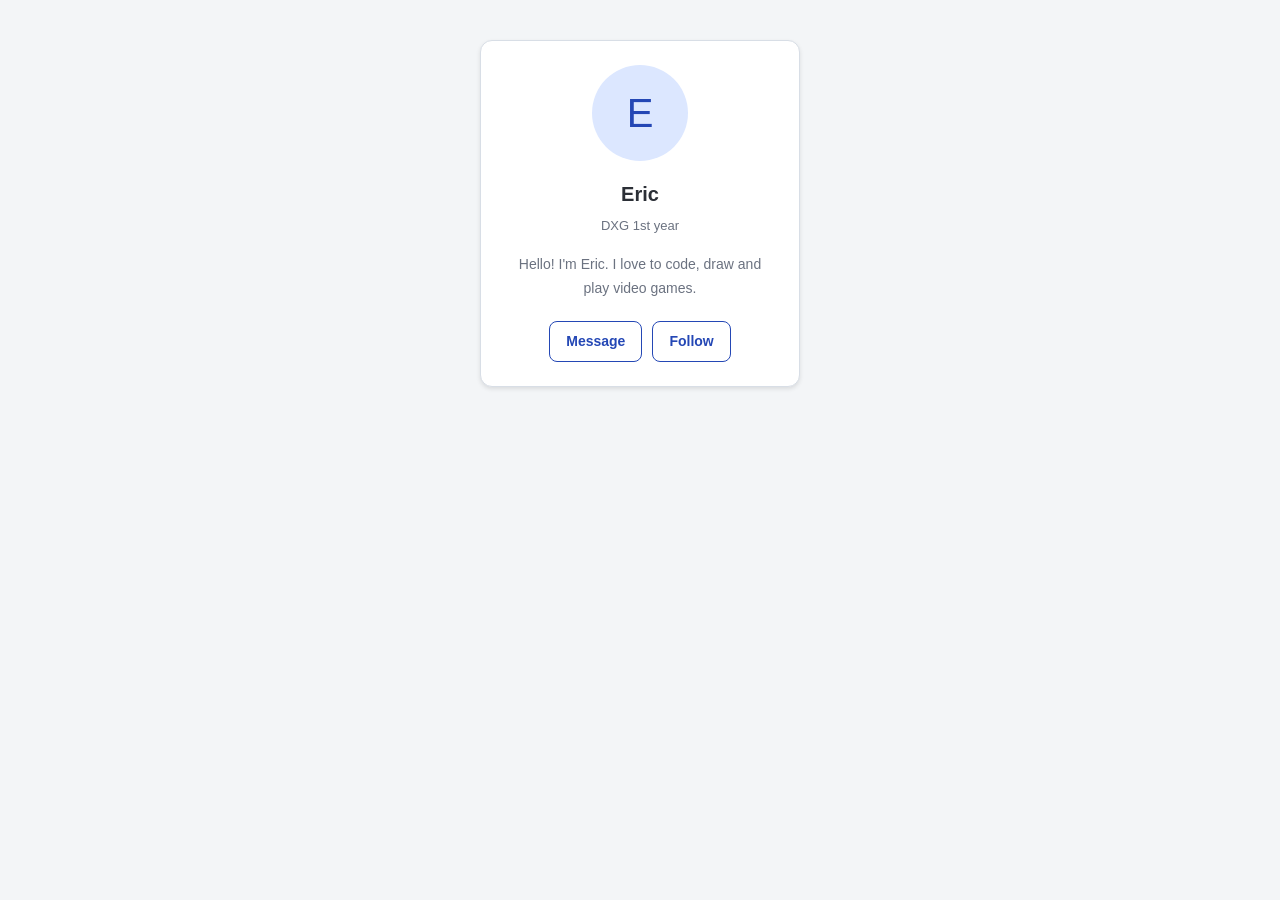
<file: 261002/index.html>
<!DOCTYPE html>
<html lang="en">
<head>
    <meta charset="UTF-8">
    <meta name="viewport" content="width=device-width, initial-scale=1.0">
    <title>Document</title>

    <link rel="stylesheet" href="/261002/style.css">
</head>
<body>
    <article class="profile">
        <p class="profile__icon">E</p>
        <h1 class="profile__name">Eric</h1>

        <p class="profile__year">DXG 1st year</p>
        <p class="profile__introduction">Hello! I'm Eric. I love to code, draw and play video games.</p>

        <div class="profile__footer">
            <a href="#" class="button">Message</a>

            <a href="#" class="button button--primary">Follow</a>
        </div>

    </article>
</body>
</html>
</file>
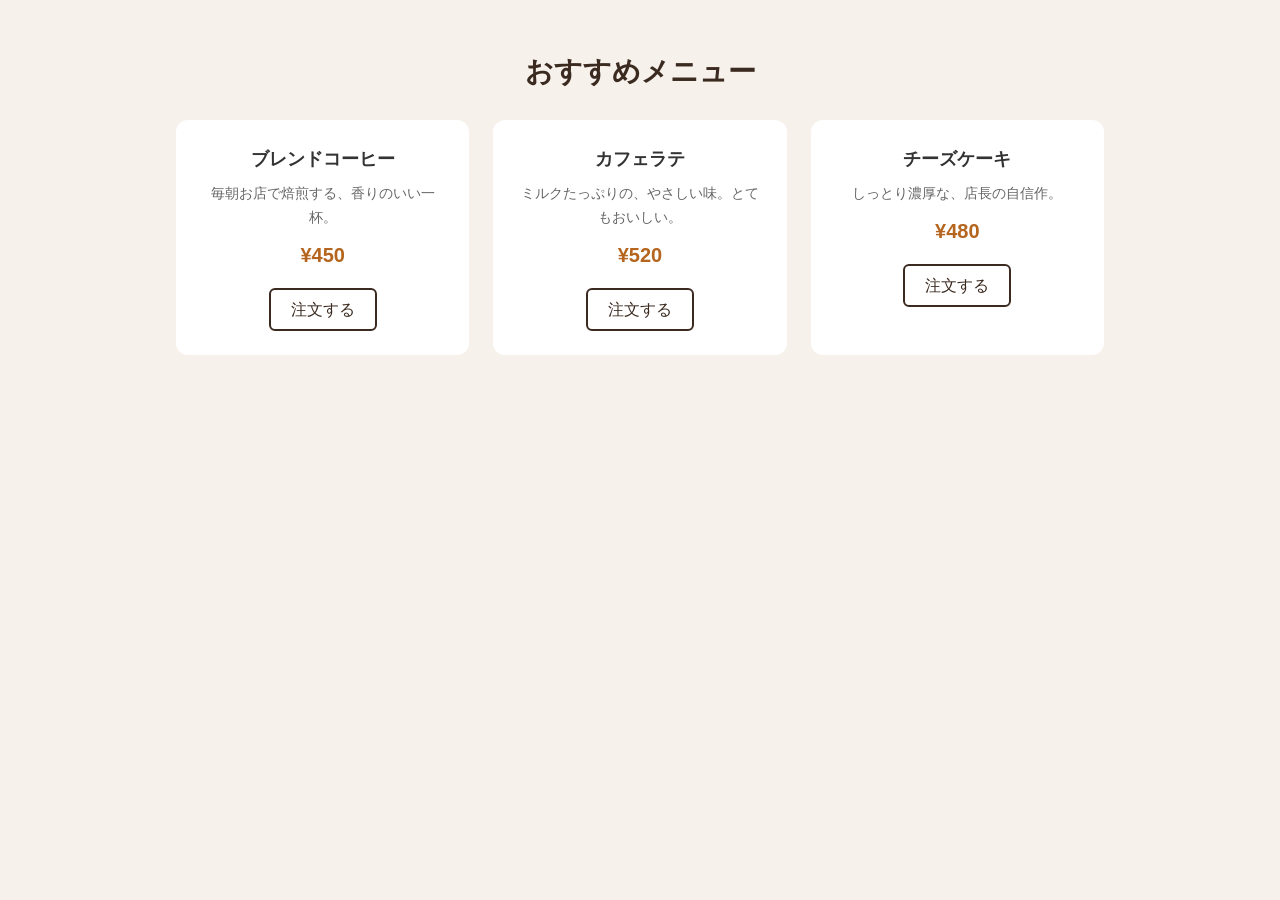
<file: 261009/index.html>
<!DOCTYPE html>
<html lang="ja">

<head>
    <meta charset="UTF-8">
    <meta name="viewport" content="width=device-width, initial-scale=1.0">
    <title>まちかどカフェ</title>
    <link rel="stylesheet" href="css/base.css">
    <link rel="stylesheet" href="css/header.css">
    <link rel="stylesheet" href="css/main.css">
    <link rel="stylesheet" href="css/footer.css">
</head>

<body>
    <!-- ===== A ヘッダー ここから ===== -->

    <!-- ===== A ヘッダー ここまで ===== -->

    <!-- ===== B メイン ここから ===== -->

    <main class="box">
        <h2 class="title">おすすめメニュー</h2>

        <ul class="list">
            <li class="item">
                <h3 class="name">ブレンドコーヒー</h3>
                <p class="text">毎朝お店で焙煎する、香りのいい一杯。</p>
                <p class="price">¥450</p>
                <a class="btn" href="#">注文する</a>
            </li>

            <li class="item">
                <h3 class="name">カフェラテ</h3>
                <p class="text">ミルクたっぷりの、やさしい味。とてもおいしい。</p>
                <p class="price">¥520</p>
                <a class="btn" href="#">注文する</a>
            </li>

            <li class="item">
                <h3 class="name">チーズケーキ</h3>
                <p class="text">しっとり濃厚な、店長の自信作。</p>
                <p class="price">¥480</p>
                <a class="btn" href="#">注文する</a>
            </li>
        </ul>
    </main>

    <!-- ===== B メイン ここまで ===== -->

    <!-- ===== C フッター ここから ===== -->
    
    <!-- ===== C フッター ここまで ===== -->
</body>

</html>
</file>
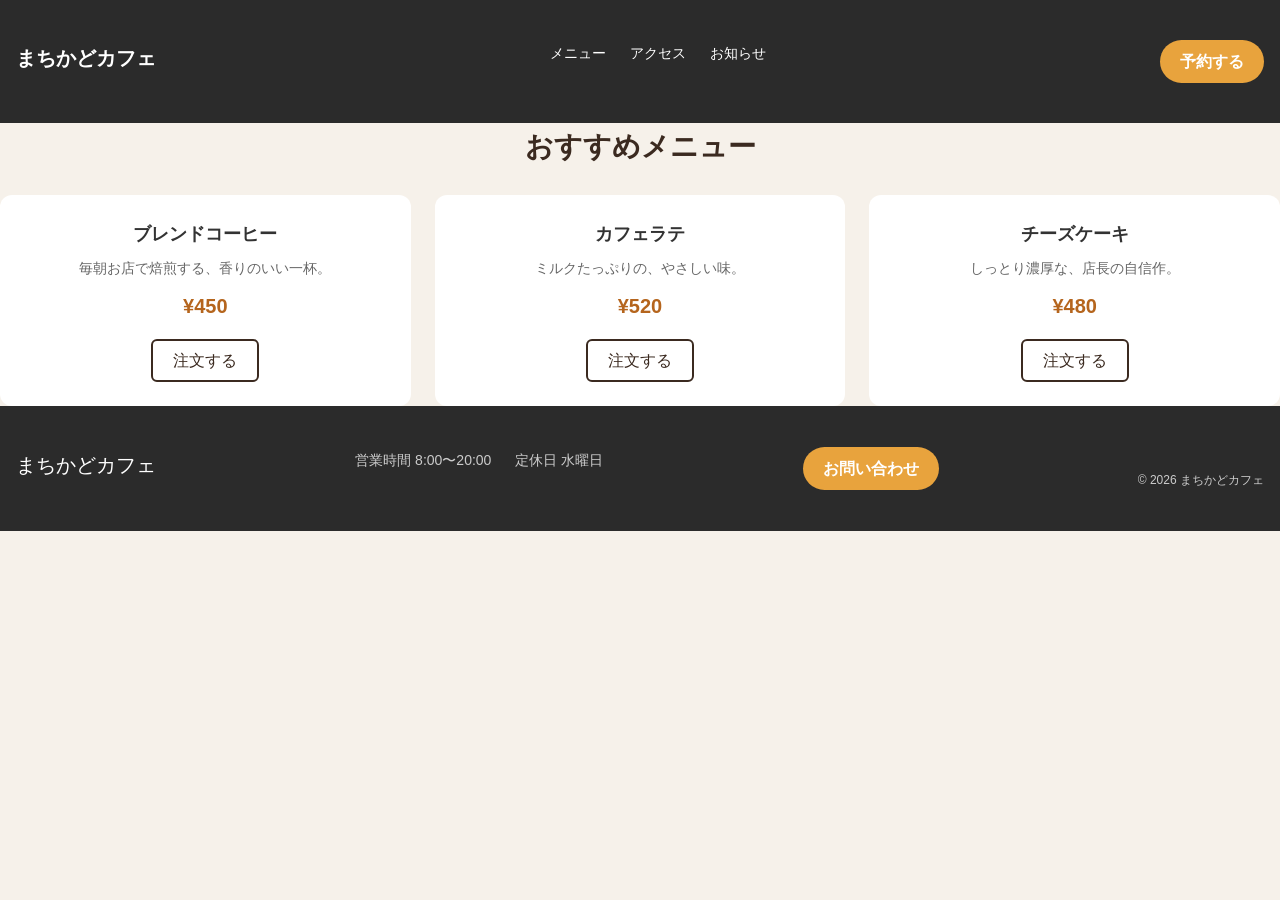
<file: 261016/index.html>
<!DOCTYPE html>
<html lang="ja">

<head>
    <meta charset="UTF-8">
    <meta name="viewport" content="width=device-width, initial-scale=1.0">
    <title>まちかどカフェ</title>
    <link rel="stylesheet" href="css/base.css">
    <link rel="stylesheet" href="css/header.css">
    <link rel="stylesheet" href="css/main.css">
    <link rel="stylesheet" href="css/footer.css">
</head>

<body>
    <!-- ===== A ヘッダー ここから ===== -->

    <header class="box">
        <h1 class="title">まちかどカフェ</h1>
        <ul class="list">
            <li><a class="link" href="#">メニュー</a></li>
            <li><a class="link" href="#">アクセス</a></li>
            <li><a class="link" href="#">お知らせ</a></li>
        </ul>
        <a class="btn" href="#">予約する</a>
    </header>

    <!-- ===== A ヘッダー ここまで ===== -->

    <!-- ===== B メイン ここから ===== -->

    <main class="menu">
        <h2 class="menu__title">おすすめメニュー</h2>

        <ul class="menu__list">
            <li class="menu__item">
                <h3 class="menu__name">ブレンドコーヒー</h3>
                <p class="menu__text">毎朝お店で焙煎する、香りのいい一杯。</p>
                <p class="menu__price">¥450</p>
                <a class="menu__btn" href="#">注文する</a>
            </li>

            <li class="menu__item">
                <h3 class="menu__name">カフェラテ</h3>
                <p class="menu__text">ミルクたっぷりの、やさしい味。</p>
                <p class="menu__price">¥520</p>
                <a class="menu__btn" href="#">注文する</a>
            </li>

            <li class="menu__item">
                <h3 class="menu__name">チーズケーキ</h3>
                <p class="menu__text">しっとり濃厚な、店長の自信作。</p>
                <p class="menu__price">¥480</p>
                <a class="menu__btn" href="#">注文する</a>
            </li>
        </ul>
    </main>

    <!-- ===== B メイン ここまで ===== -->

    <!-- ===== C フッター ここから ===== -->
    <footer class="box">
        <p class="title">まちかどカフェ</p>
        <ul class="list">
            <li>営業時間 8:00〜20:00</li>
            <li>定休日 水曜日</li>
        </ul>
        <a class="btn" href="#">お問い合わせ</a>
        <p class="text">© 2026 まちかどカフェ</p>
    </footer>
    <!-- ===== C フッター ここまで ===== -->
</body>

</html>
</file>
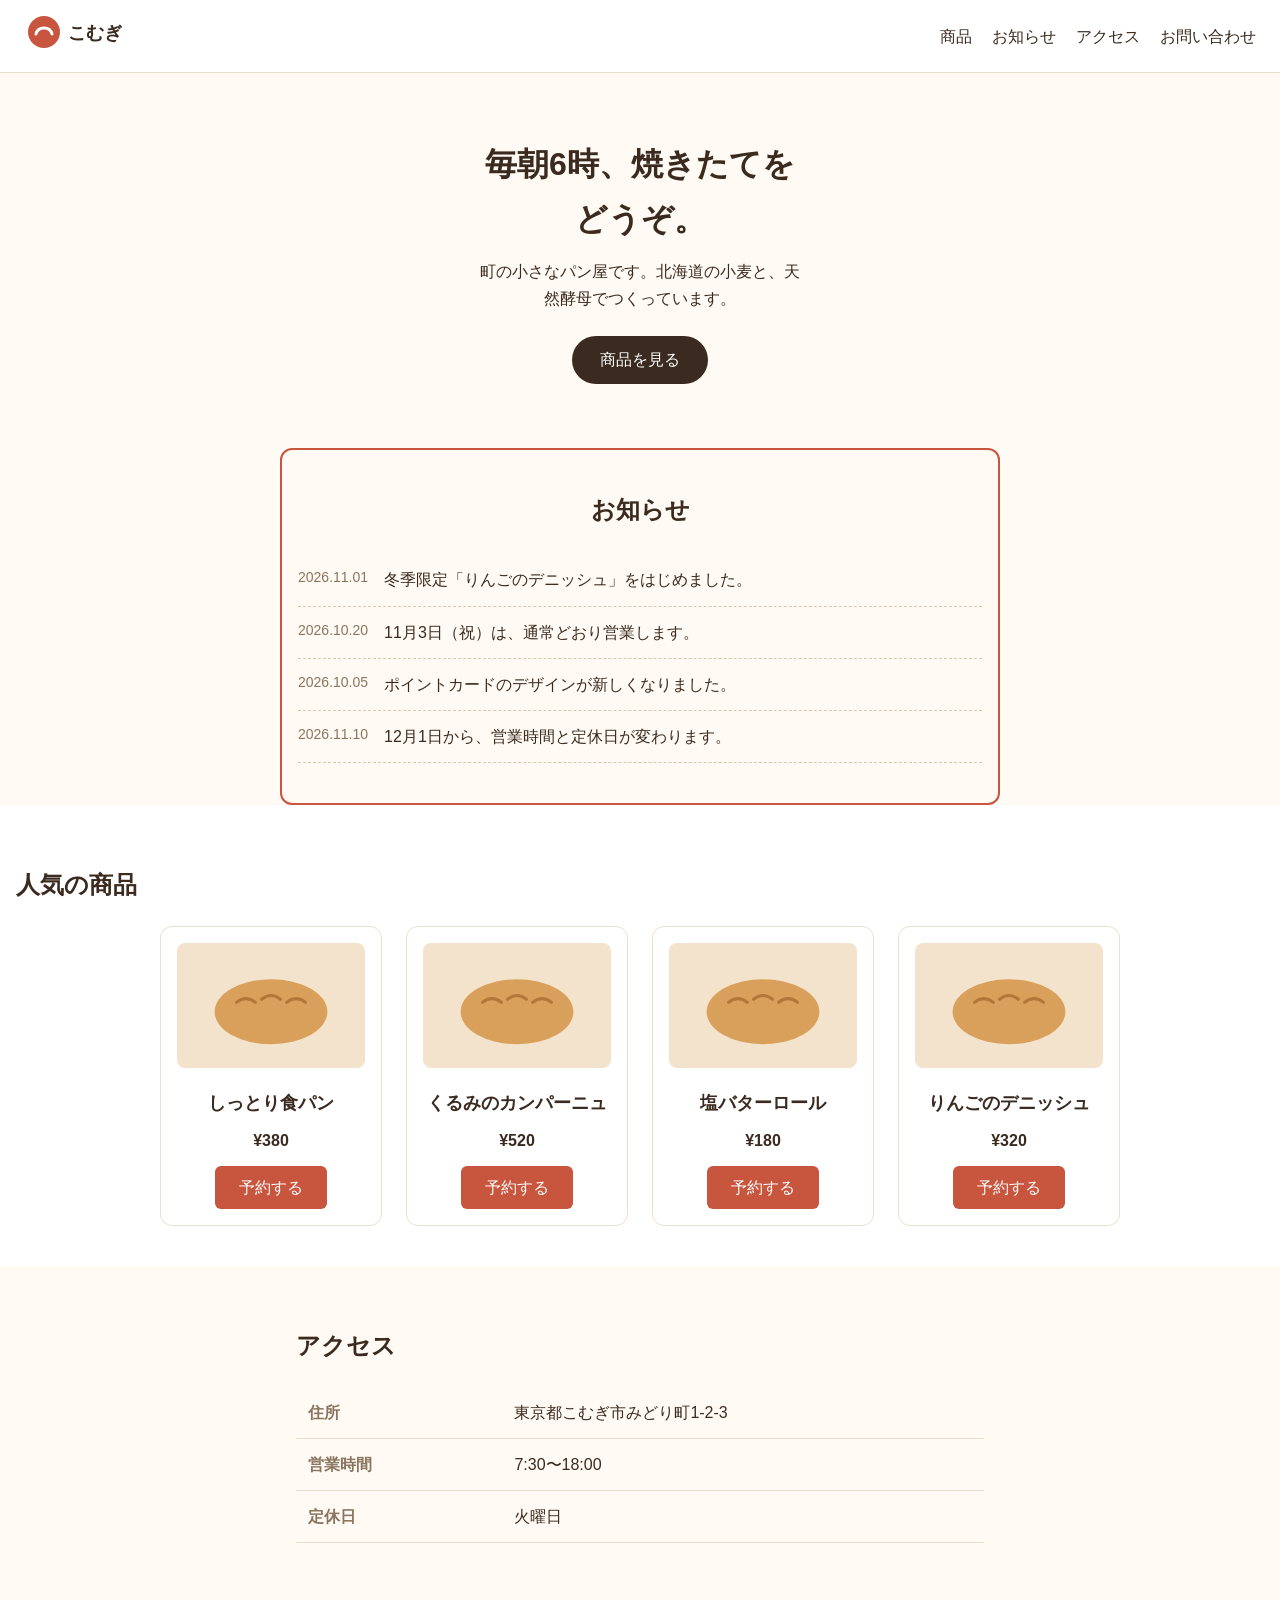
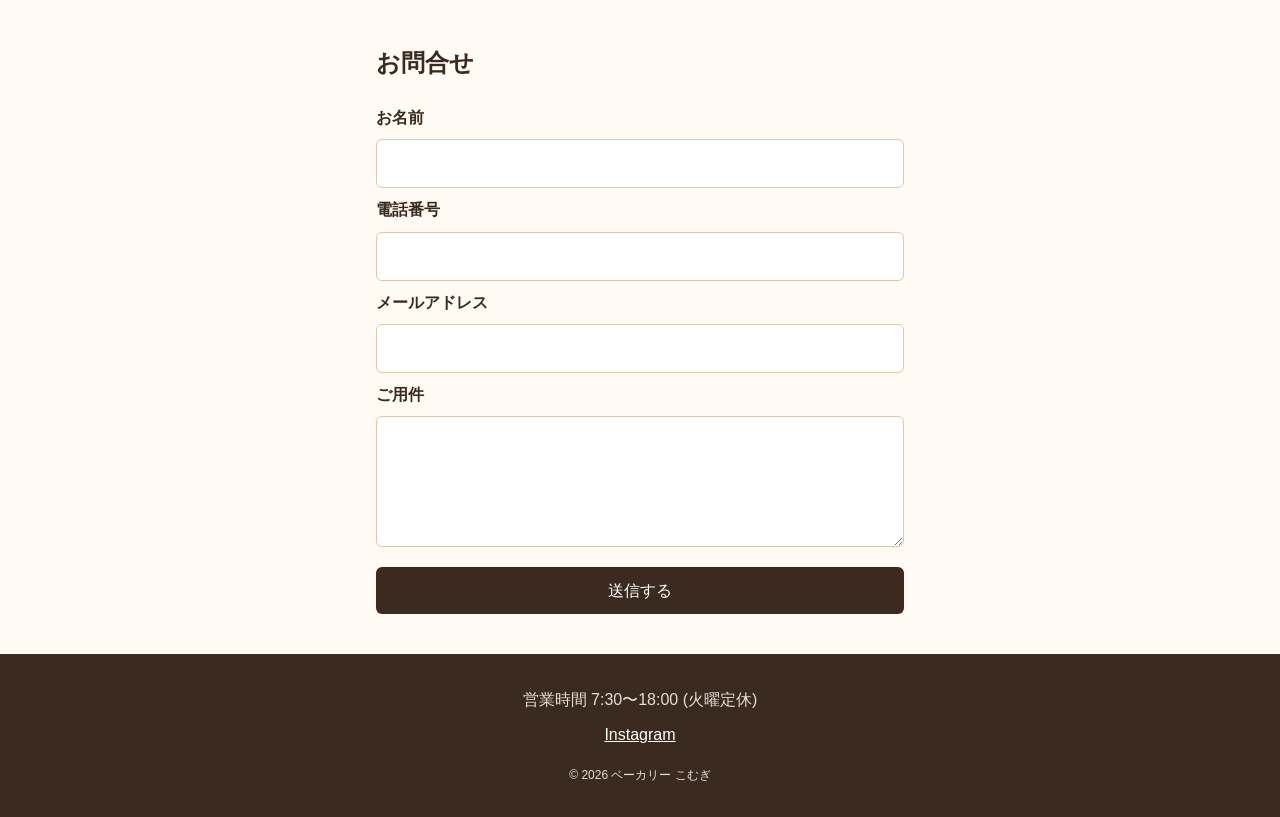
<file: 261106/index.html>
<!DOCTYPE html>
<html lang="ja">

<head>
    <meta charset="UTF-8">
    <meta name="viewport" content="width=device-width, initial-scale=1.0">
    <title>Document</title>
    <link rel="stylesheet" href="css/style.css">
</head>

<body>
    <header class="site-header">
        <a href="index.html">
            <img class="site-header__logo" src="img/logo.svg" alt="ベーカリー こむぎ">
        </a>
        <nav>
            <ul class="site-header__nav">
                <li><a class="site-header__link" href="#products">商品</a></li>
                <li><a class="site-header__link" href="#news">お知らせ</a></li>
                <li><a class="site-header__link" href="#access">アクセス</a></li>
                <li><a class="site-header__link" href="#contact">お問い合わせ</a></li>
            </ul>
        </nav>
    </header>

    <div class="hero">
        <h1 class="hero__title">毎朝6時、焼きたてをどうぞ。</h1>
        <p class="hero__text">町の小さなパン屋です。北海道の小麦と、天然酵母でつくっています。</p>
        <a class="hero__button" href="#products">商品を見る</a>
    </div>

    <section class="news" id="news">
        <h2 class="news__title">お知らせ</h2>
        <ul class="news__List">
            <li class="news__List__item"><span class="date">2026.11.01</span><span
                    class="text">冬季限定「りんごのデニッシュ」をはじめました。</span></li>
            <li class="news__List__item"><span class="date">2026.10.20</span><span
                    class="text">11月3日（祝）は、通常どおり営業します。</span></li>
            <li class="news__List__item"><span class="date">2026.10.05</span><span
                    class="text">ポイントカードのデザインが新しくなりました。</span></li>
            <li class="news__List__item"><span class="date">2026.11.10</span><span
                    class="text">12月1日から、営業時間と定休日が変わります。</span></li>
        </ul>
    </section>

    <section class="products" id="products">
        <h2 class="section-title">人気の商品</h2>
        <div class="products__list">
            <div class="product-card">
                <img class="product-card__image" src="img/bread.svg">
                <h3 class="product-card__name">しっとり食パン</h3>
                <p class="product-card__price">¥380</p>
                <a class="product-card__button" href="#contact">予約する</a>
            </div>
            <div class="product-card">
                <img class="product-card__image" src="img/bread.svg">
                <h3 class="product-card__name">くるみのカンパーニュ</h3>
                <p class="product-card__price">¥520</p>
                <a class="product-card__button" href="#contact">予約する</a>
            </div>
            <div class="product-card">
                <img class="product-card__image" src="img/bread.svg">
                <h3 class="product-card__name">塩バターロール</h3>
                <p class="product-card__price">¥180</p>
                <a class="product-card__button" href="#contact">予約する</a>
            </div>
            <div class="product-card">
                <img class="product-card__image" src="img/bread.svg">
                <h3 class="product-card__name">りんごのデニッシュ</h3>
                <p class="product-card__price">¥320</p>
                <a class="product-card__button" href="#contact">予約する</a>
            </div>
        </div>
        </div>
    </section>

    <section class="access" id="access">
        <h2 class="section-title">アクセス</h2>
        <table class="access__table">
            <tr>
                <th>住所</th>
                <td>東京都こむぎ市みどり町1-2-3</td>
            </tr>
            <tr>
                <th>営業時間</th>
                <td>7:30〜18:00</td>
            </tr>
            <tr>
                <th>定休日</th>
                <td>火曜日</td>
            </tr>
        </table>
    </section>

    <section class="contact" id="contact">
        <h2 class="section-title">お問合せ</h2>
        <form class="contact__form">
            <label class="contact__label" for="name">お名前</label>
            <input required class="contact__input" type="text" id="name" name="name">

            <label class="contact__label" for="phone">電話番号</label>
            <input required class="contact__input" type="text" id="phone" name="phone">

            <label class="contact__label" for="email">メールアドレス</label>
            <input required class="contact__input" type="email" id="email" name="email">

            <label class="contact__label" for="message">ご用件</label>
            <textarea required class="contact__input" id="message" name="message" rows="4"></textarea>

            <button class="contact__button" type="submit">送信する</button>
        </form>
    </section>

    <footer class="site-footer">
        <p class="site-footer__hours">営業時間 7:30〜18:00 (火曜定休)</p>
        <a class="site-footer__link" href="">Instagram</a>
        <p class="site-footer__copy">© 2026 ベーカリー こむぎ</p>
    </footer>
</body>

</html>
</file>
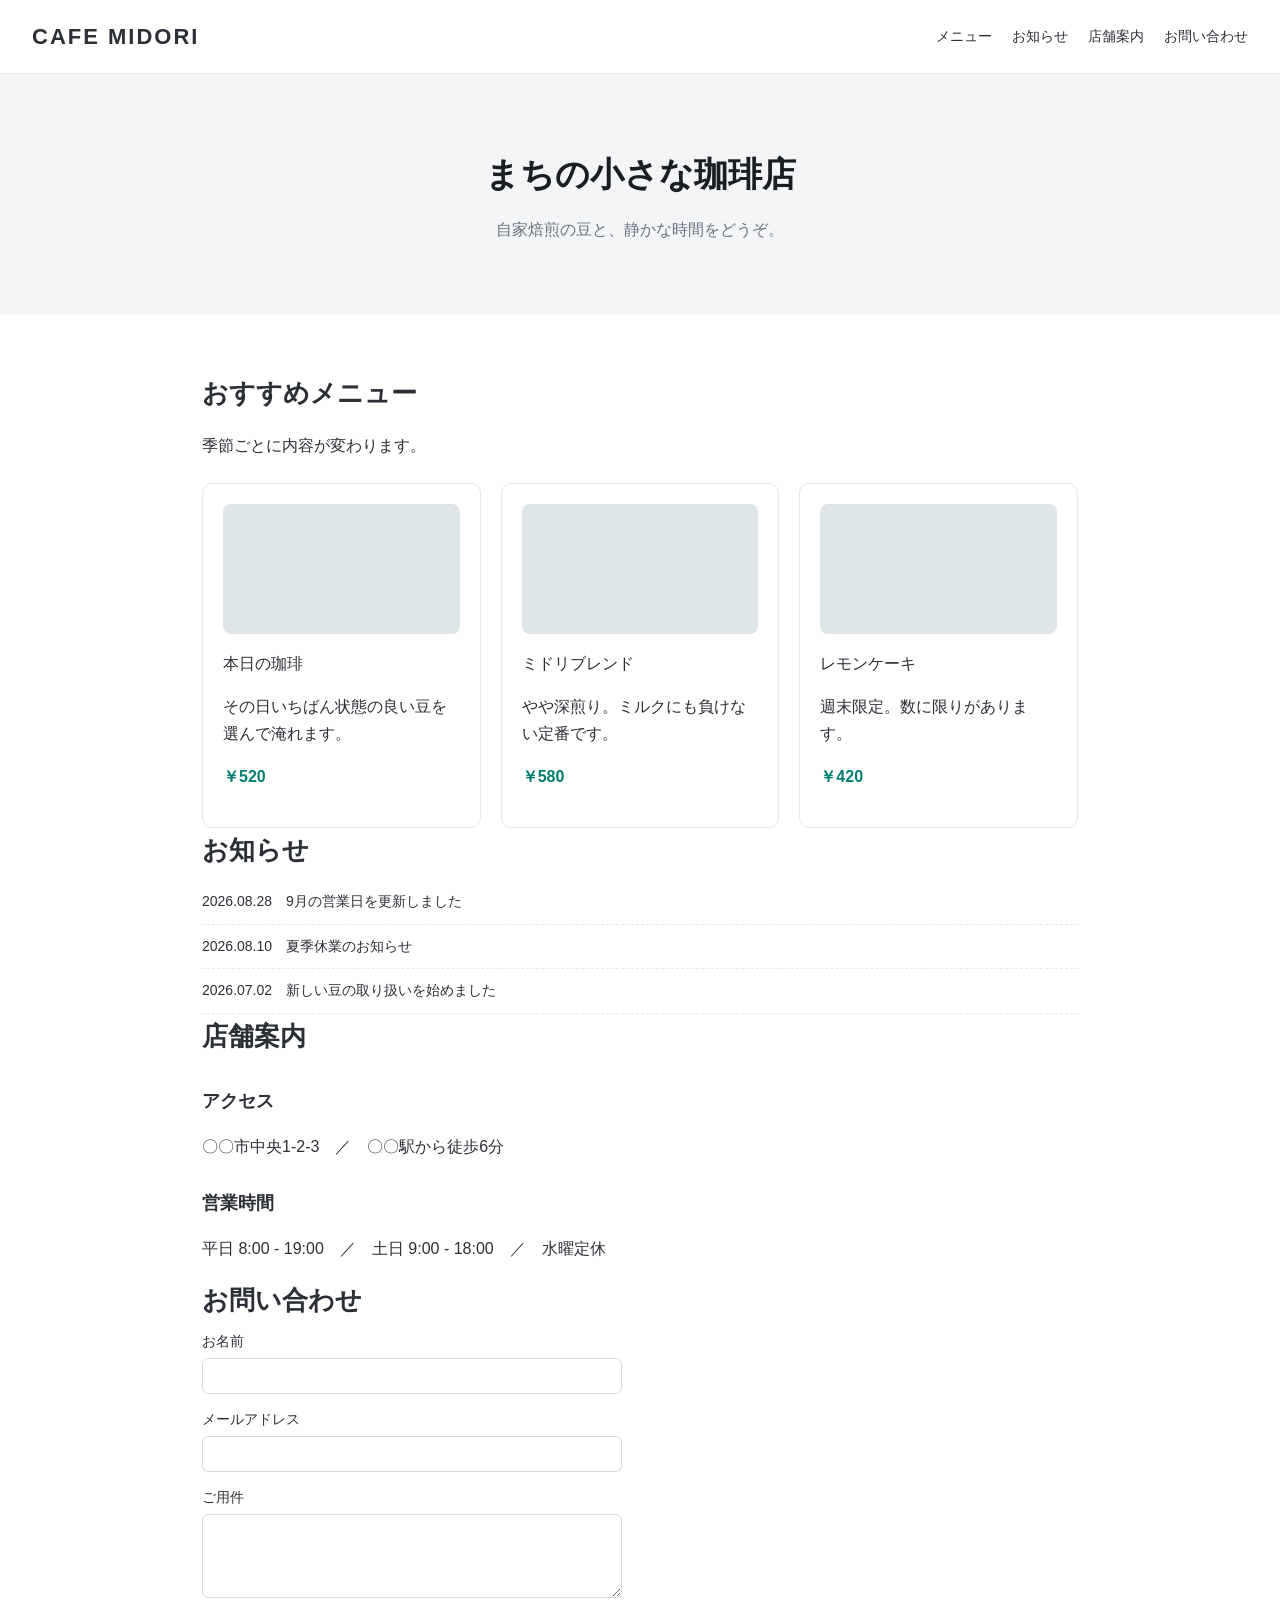
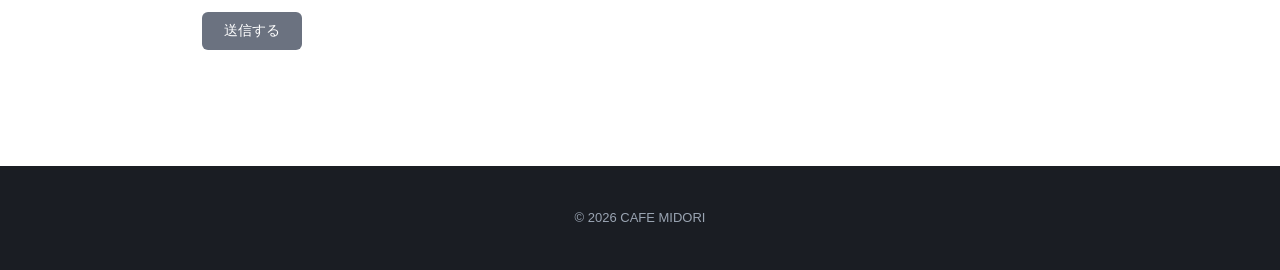
<file: 260904/sample-site.html>
<!DOCTYPE html>
<html lang="ja">

<head>
  <meta charset="UTF-8">
  <meta name="viewport" content="width=device-width, initial-scale=1.0">
  <title>CAFE MIDORI｜まちの小さな珈琲店</title>
  <style>
    /* ===== ベース ===== */
    * {
      box-sizing: border-box;
    }

    body {
      margin: 0;
      font-family: "Helvetica Neue", Arial, "Hiragino Kaku Gothic ProN", "Meiryo", sans-serif;
      color: #2b2f36;
      line-height: 1.7;
    }

    img {
      max-width: 100%;
      border-radius: 8px;
      display: block;
    }

    /* ===== ヘッダー ===== */
    header {
      display: flex;
      justify-content: space-between;
      align-items: center;
      padding: 18px 32px;
      border-bottom: 1px solid #e5e8ec;
    }

    header h1 {
      font-size: 22px;
      letter-spacing: 2px;
      margin: 0;
    }

    nav ul {
      display: flex;
      gap: 20px;
      list-style: none;
      margin: 0;
      padding: 0;
      font-size: 14px;
    }

    /* ===== ヒーロー ===== */
    .hero {
      padding: 72px 32px;
      background: #f3f5f7;
      text-align: center;
    }

    .hero-title {
      font-size: 34px;
      font-weight: bold;
      margin: 0 0 12px;
    }

    .hero-text {
      color: #6b7280;
      margin: 0;
    }

    /* ===== 本文 ===== */
    main {
      max-width: 940px;
      margin: 0 auto;
      padding: 56px 32px;
    }

    h2 {
      font-size: 26px;
      margin: 0 0 8px;
    }

    h3 {
      font-size: 18px;
      margin: 28px 0 8px;
    }

    /* ===== 商品カード ===== */
    .cards {
      display: flex;
      gap: 20px;
      margin-top: 24px;
      flex-wrap: wrap;
    }

    .card {
      flex: 1 1 260px;
      border: 1px solid #e5e8ec;
      border-radius: 10px;
      padding: 20px;
    }

    .card-title {
      font-size: 17px;
      font-weight: bold;
      margin: 12px 0 6px;
    }

    #shop .card .price {
      color: #017f72;
      font-weight: bold;
    }

    /* ===== お知らせ ===== */
    .news li {
      padding: 10px 0;
      border-bottom: 1px dashed #e5e8ec;
      font-size: 14px;
      list-style: none;
    }

    .news {
      padding: 0;
      margin: 0;
    }

    /* ===== フォーム ===== */
    form label {
      display: block;
      font-size: 14px;
      margin-bottom: 4px;
    }

    form input,
    form textarea {
      display: block;
      width: 100%;
      max-width: 420px;
      padding: 9px;
      margin-bottom: 14px;
      border: 1px solid #d6dbe2;
      border-radius: 6px;
      font-size: 14px;
    }

    .btn {
      background: #6b7280 !important;
      color: #fff;
      border: none;
      padding: 10px 22px;
      border-radius: 6px;
      font-size: 14px;
      cursor: pointer;
    }

    /* ===== フッター ===== */
    footer {
      background: #1a1d23;
      color: #9aa4b2;
      padding: 28px 32px;
      font-size: 13px;
      text-align: center;
      margin-top: 60px;
    }

    /* ============================================================
     ここから下が「あとから追加した」CSS。
     4つとも、書いたはずなのに画面に反映されない。
     ============================================================ */
    .price {
      color: #d4593f;
    }

    /* 課題1：価格を赤くしたい */
    .card-title {
      font-size: 22px;
    }

    /* 課題2：カード見出しを大きくしたい */
    .btn {
      background: #00a896;
    }

    /* 課題3：ボタンを緑にしたい */
    .hero-title {
      color: #017f72;
    }

    /* 課題4：ヒーローの見出しを緑にしたい */
  </style>
</head>

<body>

  <header>
    <h1>CAFE MIDORI</h1>
    <nav>
      <ul>
        <li>メニュー</li>
        <li>お知らせ</li>
        <li>店舗案内</li>
        <li>お問い合わせ</li>
      </ul>
    </nav>
  </header>

  <section class="hero">
    <p class="hero-title" style="color:#1a1d23;">まちの小さな珈琲店</p>
    <p class="hero-text">自家焙煎の豆と、静かな時間をどうぞ。</p>
  </section>

  <main>

    <section id="shop">
      <h2>おすすめメニュー</h2>
      <p>季節ごとに内容が変わります。</p>

      <div class="cards">
        <article class="card">
          <img
            src="data:image/svg+xml;utf8,<svg xmlns='http://www.w3.org/2000/svg' width='400' height='220'><rect width='400' height='220' fill='%23dfe6ea'/></svg>"
            alt="本日の珈琲">
          <p class="cardtitle">本日の珈琲</p>
          <p>その日いちばん状態の良い豆を選んで淹れます。</p>
          <p class="price">￥520</p>
        </article>
        <article class="card">
          <img
            src="data:image/svg+xml;utf8,<svg xmlns='http://www.w3.org/2000/svg' width='400' height='220'><rect width='400' height='220' fill='%23dfe6ea'/></svg>"
            alt="ミドリブレンド">
          <p class="cardtitle">ミドリブレンド</p>
          <p>やや深煎り。ミルクにも負けない定番です。</p>
          <p class="price">￥580</p>
        </article>
        <article class="card">
          <img
            src="data:image/svg+xml;utf8,<svg xmlns='http://www.w3.org/2000/svg' width='400' height='220'><rect width='400' height='220' fill='%23dfe6ea'/></svg>"
            alt="レモンケーキ">
          <p class="cardtitle">レモンケーキ</p>
          <p>週末限定。数に限りがあります。</p>
          <p class="price">￥420</p>
        </article>
      </div>
    </section>

    <section>
      <h2>お知らせ</h2>
      <ul class="news">
        <li>2026.08.28　9月の営業日を更新しました</li>
        <li>2026.08.10　夏季休業のお知らせ</li>
        <li>2026.07.02　新しい豆の取り扱いを始めました</li>
      </ul>
    </section>

    <section>
      <h2>店舗案内</h2>
      <h3>アクセス</h3>
      <p>〇〇市中央1-2-3　／　〇〇駅から徒歩6分</p>
      <h3>営業時間</h3>
      <p>平日 8:00 - 19:00　／　土日 9:00 - 18:00　／　水曜定休</p>
    </section>

    <section>
      <h2>お問い合わせ</h2>
      <form>
        <label for="name">お名前</label>
        <input type="text" id="name">
        <label for="mail">メールアドレス</label>
        <input type="email" id="mail">
        <label for="body">ご用件</label>
        <textarea id="body" rows="4"></textarea>
        <button type="button" class="btn">送信する</button>
      </form>
    </section>

  </main>

  <footer>
    <p>&copy; 2026 CAFE MIDORI</p>
  </footer>

</body>

</html>
</file>
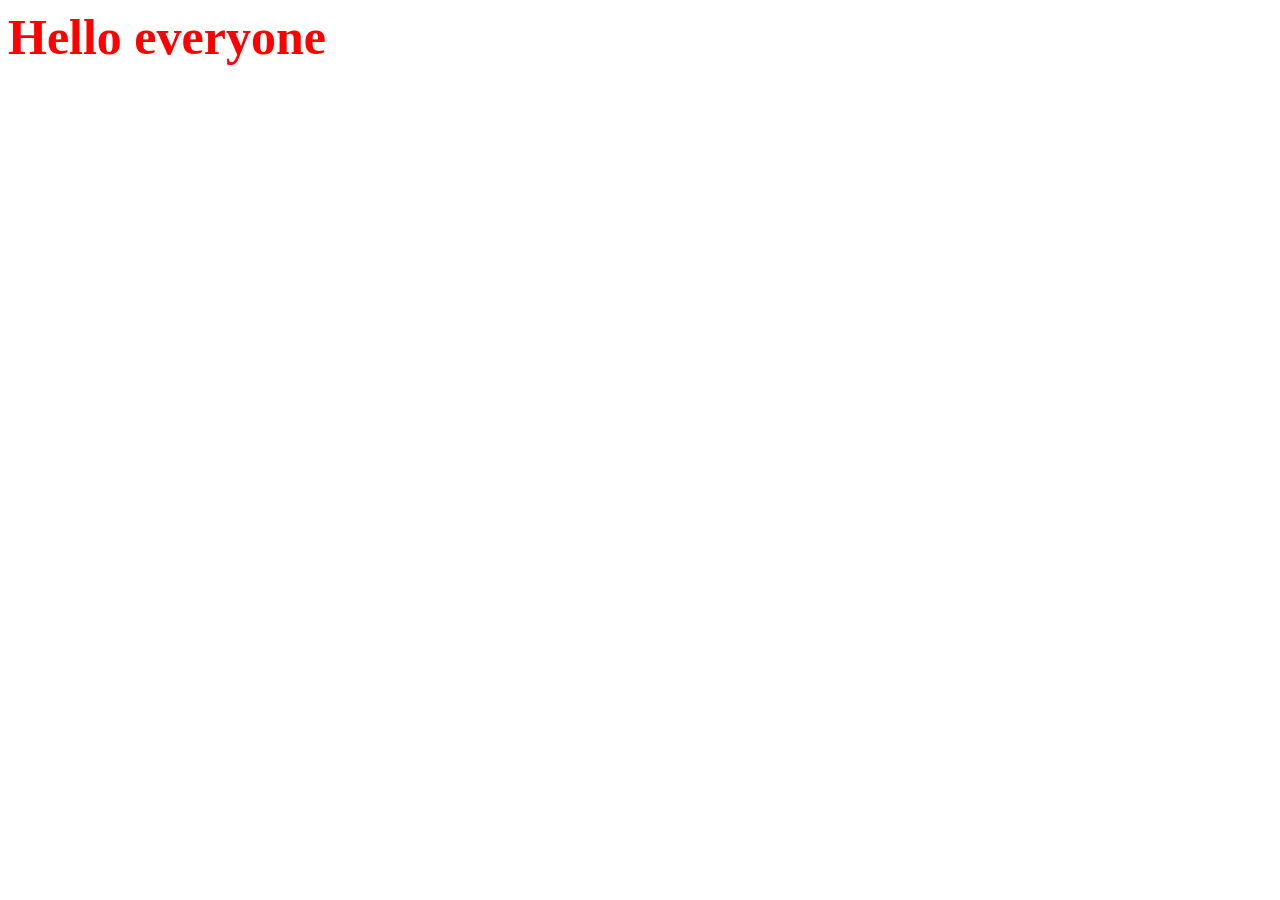
<file: 260911/260911.html>
<!DOCTYPE html>
<html lang="en">
<head>
    <meta charset="UTF-8">
    <meta name="viewport" content="width=device-width, initial-scale=1.0">
    <title>260911</title>

    <link rel="stylesheet" href="260911.css">
</head>
<body>
    <p id="red" class="blue">Hello everyone</p>
</body>
</html>
</file>
<file: 261002/style.css>
/* common */
*{
    margin: 0;
    padding: 0;
    box-sizing: border-box;
}

body {
    margin: 0;
    padding: 40px 20px;
    background: #f3f5f7;
    color: #2b2f36;
    font-family: sans-serif;
    line-height: 1.7;
}

.button {
display: inline-block;
padding: 8px 16px;
border: 1px solid #2447b5;
border-radius: 8px;
color: #2447b5;
font-size: 14px;
font-weight: bold;
text-decoration: none;
}

.button:hover {
    background: #2447b5;
    color: #ffffff;
}

/* common */

/* profile */
.profile {
    max-width: 320px;
    margin: 0 auto;
    padding: 24px;
    background: #ffffff;
    border: 1px solid #d8dee6;
    border-radius: 12px;

    box-shadow: 0 2px 4px rgba(0, 0, 0, 0.1);
}

.profile__icon {
    width: 96px;
    height: 96px;
    margin: 0 auto 16px;
    border-radius: 50%;
    background: #dce7ff;
    color: #2447b5;
    font-size: 40px;
    line-height: 96px;
    text-align: center;
}

.profile__name {
    margin: 0;
    font-size: 20px;
    text-align: center;

    font-weight: bold;
}

.profile__year {
    margin: 4px 0 16px;
    font-size: 13px;
    color: #6b7280;
    text-align: center;
}

.profile__introduction {
    margin: 0 0 16px;
    font-size: 14px;
    color: #6b7280;
    text-align: center;
}

.profile__footer {
    display: flex;
    justify-content: center;
    gap: 10px;
    margin-top: 20px;
}
/* profile */
</file>
<file: 261009/css/base.css>
/* base.css … 先生が用意したファイル。だれも書きかえない */

* {
  box-sizing: border-box;
}

body {
  margin: 0;
  font-family: sans-serif;
  color: #333;
  background: #f6f1ea;
  line-height: 1.7;
}
</file>
<file: 261009/css/header.css>
/* header.css … A さんの担当 */
</file>
<file: 261009/css/main.css>
/* main.css … B さんの担当 */

.box {
  max-width: 960px;
  margin: 0 auto;
  padding: 48px 16px;
}

.title {
  margin: 0 0 24px;
  font-size: 28px;
  text-align: center;
  color: #3b2a20;
}

.list {
  display: flex;
  gap: 24px;
  margin: 0;
  padding: 0;
  list-style: none;
}

.item {
  flex: 1;
  padding: 24px;
  border-radius: 12px;
  background: #fff;
  text-align: center;
}

.name {
  margin: 0;
  font-size: 18px;
}

.text {
  margin: 8px 0;
  font-size: 14px;
  color: #666;
}

.price {
  margin: 0 0 16px;
  font-size: 20px;
  font-weight: bold;
  color: #b5651d;
}

.btn {
  display: inline-block;
  padding: 6px 20px;
  border: 2px solid #3b2a20;
  border-radius: 6px;
  color: #3b2a20;
  text-decoration: none;
}
</file>
<file: 261009/css/footer.css>
/* footer.css … C さんの担当 */
</file>
<file: 261016/css/base.css>
/* base.css … 先生が用意したファイル。だれも書きかえない */

* {
  box-sizing: border-box;
}

body {
  margin: 0;
  font-family: sans-serif;
  color: #333;
  background: #f6f1ea;
  line-height: 1.7;
}
</file>
<file: 261016/css/header.css>
/* header.css … A さんの担当 */
.box {
  display: flex;
  justify-content: space-between;
  align-items: center;
  padding: 16px 32px;
  background: #3b2a20;
}

.title {
  margin: 0;
  font-size: 22px;
  color: #fff;
}

.list {
  display: flex;
  gap: 24px;
  margin: 0;
  padding: 0;
  list-style: none;
}

.link {
  color: #fff;
  text-decoration: none;
}

.btn {
  padding: 8px 20px;
  border-radius: 999px;
  background: #e8a33d;
  color: #3b2a20;
  font-weight: bold;
  text-decoration: none;
}
</file>
<file: 261016/css/main.css>
/* main.css … B さんの担当 */

.menu_box {
  max-width: 960px;
  margin: 0 auto;
  padding: 48px 16px;
}

.menu__title {
  margin: 0 0 24px;
  font-size: 28px;
  text-align: center;
  color: #3b2a20;
}

.menu__list {
  display: flex;
  gap: 24px;
  margin: 0;
  padding: 0;
  list-style: none;
}

.menu__item {
  flex: 1;
  padding: 24px;
  border-radius: 12px;
  background: #fff;
  text-align: center;
}

.menu__name {
  margin: 0;
  font-size: 18px;
}

.menu__text {
  margin: 8px 0;
  font-size: 14px;
  color: #666;
}

.menu__price {
  margin: 0 0 16px;
  font-size: 20px;
  font-weight: bold;
  color: #b5651d;
}

.menu__btn {
  display: inline-block;
  padding: 6px 20px;
  border: 2px solid #3b2a20;
  border-radius: 6px;
  color: #3b2a20;
  text-decoration: none;
}
</file>
<file: 261016/css/footer.css>
/* main.css … B さんの担当 */

.box {
  padding: 40px 16px;
  background: #2b2b2b;
  color: #ccc;
  text-align: center;
}

.title {
  margin: 0 0 8px;
  font-size: 20px;
  color: #fff;
}

.list {
  margin: 0 0 16px;
  padding: 0;
  list-style: none;
  font-size: 14px;
}

.btn {
  color: #fff;
}

.text {
  margin: 24px 0 0;
  font-size: 12px;
}
</file>
<file: 261106/css/style.css>
/* ベーカリー こむぎ */
* {
  box-sizing: border-box;
}

body {
  margin: 0;
  font-family: sans-serif;
  color: #3a2a1f;
  background: #fffaf3;
  line-height: 1.7;
}

/* ===== ヘッダー ===== */
.site-header {
  display: flex;
  justify-content: space-between;
  align-items: center;
  padding: 12px 24px;
  background: #fff;
  border-bottom: 1px solid #eadfce;
}

.site-header__logo {
  height: 40px;
}

.site-header__nav {
  display: flex;
  gap: 20px;
  margin: 0;
  padding: 0;
  list-style: none;
}

.site-header__link {
  color: #3a2a1f;
  text-decoration: none;
}

.site-header__link:hover {
  color: #c8553d;
}

/* ===== メインビジュアル ===== */
.hero {
  width: 375px;
  margin: 0 auto;
  padding: 64px 24px;
  text-align: center;
}

.hero__title {
  margin: 0 0 12px;
  font-size: 32px;
}

.hero__text {
  margin: 0 0 24px;
}

.hero__button {
  display: inline-block;
  padding: 10px 28px;
  border-radius: 999px;
  background: #3a2a1f;
  color: #fff;
  text-decoration: none;
}

/* ===== 見出し ===== */
.news__title {
  margin: 0 0 24px;
  font-size: 24px;
  text-align: center;
}

/* ===== お知らせ ===== */
.news {
  max-width: 720px;
  margin: 0 auto;
  padding: 40px 16px;
  border: 2px solid #c8553d;
  border-radius: 12px;
}

.news__List {
  margin: 0;
  padding: 0;
  list-style: none;
}

.news__List__item {
  display: flex;
  gap: 16px;
  padding: 12px 0;
  border-bottom: 1px dashed #d8c7ae;
}

.date {
  color: #8a7560;
  font-size: 14px;
}

/* ===== 商品 ===== */
.products {
  padding: 40px 16px;
  background: #fff;
}

.products__list {
  display: flex;
  gap: 24px;
  max-width: 960px;
  margin: 0 auto;
}

.product-card {
  flex: 1;
  padding: 16px;
  border: 1px solid #eadfce;
  border-radius: 12px;
  text-align: center;
}

.product-card__image {
  width: 100%;
  border-radius: 8px;
}

.product-card__name {
  margin: 12px 0 8px;
  font-size: 18px;
}

.product-card__price {
  margin: 0 0 12px;
  font-weight: bold;
}

.product-card__button {
  display: inline-block;
  padding: 8px 24px;
  border-radius: 6px;
  background: #c8553d;
  color: #fff;
  text-decoration: none;
}

.product-card__button:hover {
  background: #a63f2c;
}

/* ===== アクセス ===== */
.access {
  max-width: 720px;
  margin: 0 auto;
  padding: 40px 16px;
}

.access__table {
  width: 100%;
  border-collapse: collapse;
}

.access__table th,
.access__table td {
  padding: 12px;
  border-bottom: 1px solid #eadfce;
  text-align: left;
}

.access__table th {
  width: 30%;
  color: #8a7560;
}

/* ===== お問い合わせ ===== */
.contact {
  max-width: 560px;
  margin: 0 auto;
  padding: 40px 16px;
}

.contact__form {
  display: grid;
  gap: 8px;
}

.contact__label {
  font-weight: bold;
}

.contact__input {
  padding: 10px;
  border: 1px solid #d8c7ae;
  border-radius: 6px;
  font: inherit;
}

.contact__input:focus {
  outline: 3px solid #c8553d;
}

.contact__button {
  margin-top: 12px;
  padding: 10px;
  border: none;
  border-radius: 6px;
  background: #3a2a1f;
  color: #fff;
  font: inherit;
}

.contact__button:hover {
    cursor: pointer;
  background: #2a1e15;
}

/* ===== フッター ===== */
.site-footer {
  padding: 32px 16px;
  background: #3a2a1f;
  color: #eadfce;
  text-align: center;
}

.site-footer__hours {
  margin: 0 0 8px;
}

.site-footer__link {
  color: #fff;
}

.site-footer__copy {
  margin: 16px 0 0;
  font-size: 12px;
}

@media (max-width: 600px) {
  .site-header {
    flex-direction: column;
    gap: 8px;
  }

  .products__list {
    flex-direction: column;
  }
}
</file>
<file: 260911/260911.css>
#red{
    color: red;
    font-weight: bold;
    font-size: 50px;
    padding: 0;
    margin: 0;
    width: 100%;
}

#red:hover{
    color: blue;
}

.blue{
    color: blue;
}

.yellow{
    color: yellow;
}
</file>
